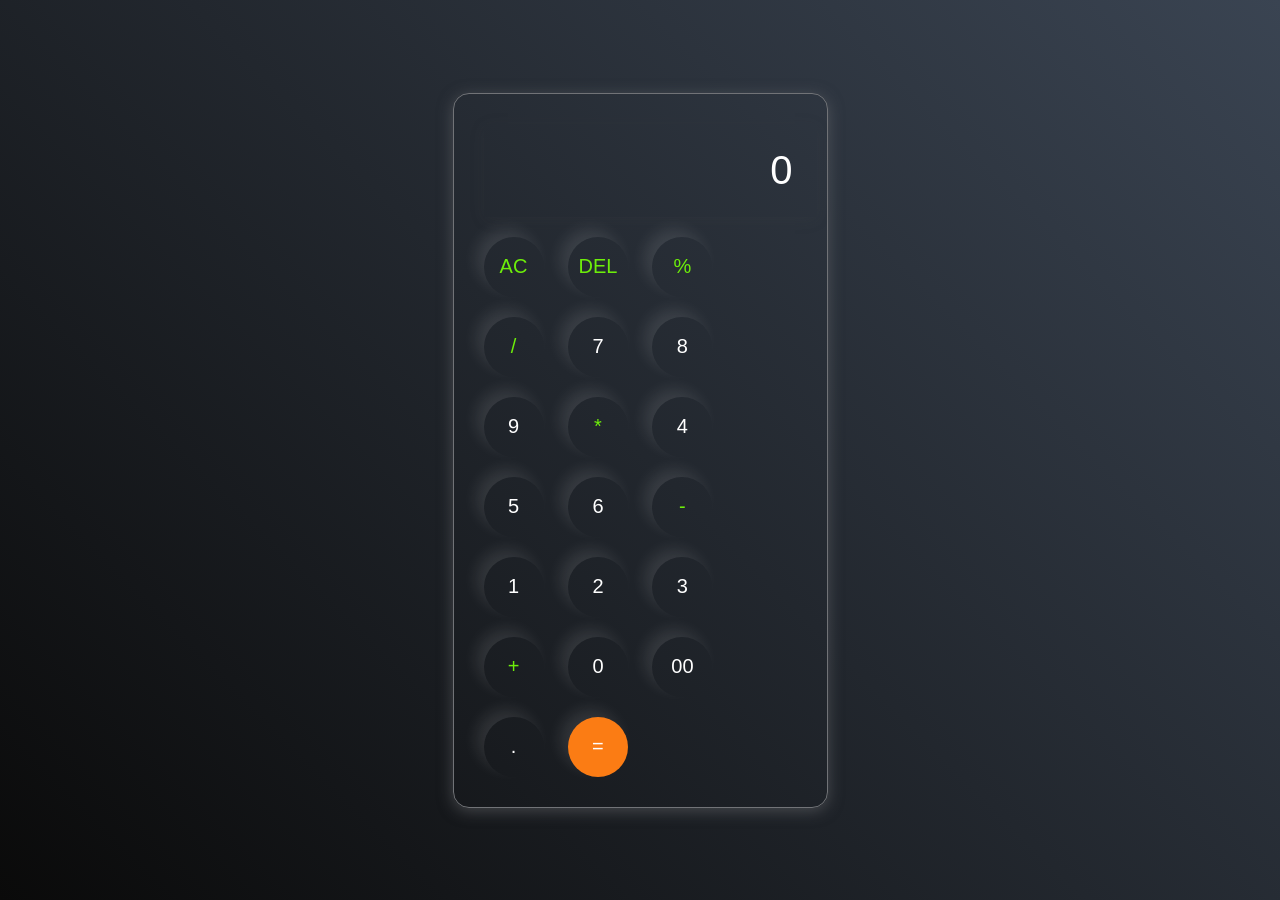
<file: calculator/index.html>
<!DOCTYPE html>
<html>
<head>
  <title>Calculator</title>
  <link rel="stylesheet" href="style.css">
</head>
<body>

<div class="calculator">
  <input type="text" id="display" placeholder="0">  
  <!-- disabled  -->

  <div class="buttons">
    <button class="operator" onclick="clearDisplay()">AC</button>
    <button class="operator" onclick="deleteLast()">DEL</button>
    <button class="operator" onclick="append('%')">%</button>
    <button class="operator" onclick="append('/')">/</button>
    

    <button onclick="append('7')">7</button>
    <button onclick="append('8')">8</button>
    <button onclick="append('9')">9</button>
    <button class="operator" onclick="append('*')">*</button>

    <button onclick="append('4')">4</button>
    <button onclick="append('5')">5</button>
    <button onclick="append('6')">6</button>
    <button class="operator" onclick="append('-')">-</button>

    <button onclick="append('1')">1</button>
    <button onclick="append('2')">2</button>
    <button onclick="append('3')">3</button>
    <button class="operator" onclick="append('+')">+</button>

    <button onclick="append('0')" class="zero">0</button>
    <button onclick="append('00')">00</button>
    <button onclick="append('.')">.</button>
    <button class="equal" onclick="calculate()">=</button>
    <!-- <button onclick="append('.')">.</button> -->
  </div>
</div>

<script src="script.js"></script>
</body>
</html>
</file>
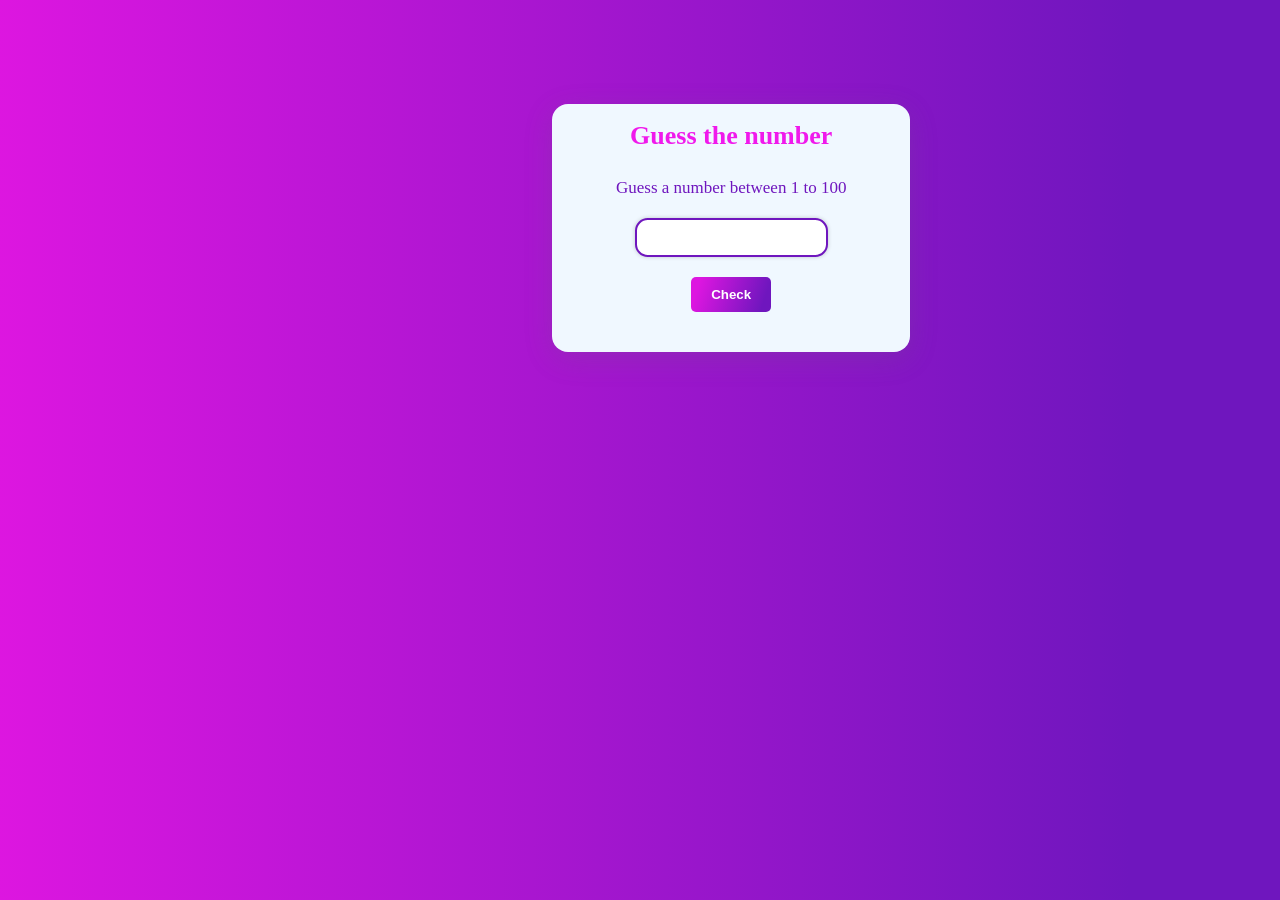
<file: guess_number/index.html>
<!DOCTYPE html>
<html lang="en">
<head>
    <meta charset="UTF-8">
    <meta name="viewport" content="width=device-width, initial-scale=1.0">
    <title>Number Guessing Game</title>
    <link rel="stylesheet" href="style.css">
</head>
<body>
    <div class="container">
      <h1>Guess the number</h1>
      <div class="game">
        <p>Guess a number between 1 to 100</p>
        <input type="number" id="guess-input">
        <button  id="guess-btn">Check</button>
        <p id="result"></p>
      </div>
    </div>

    <script src="script.js"></script>
</body>
</html
</file>
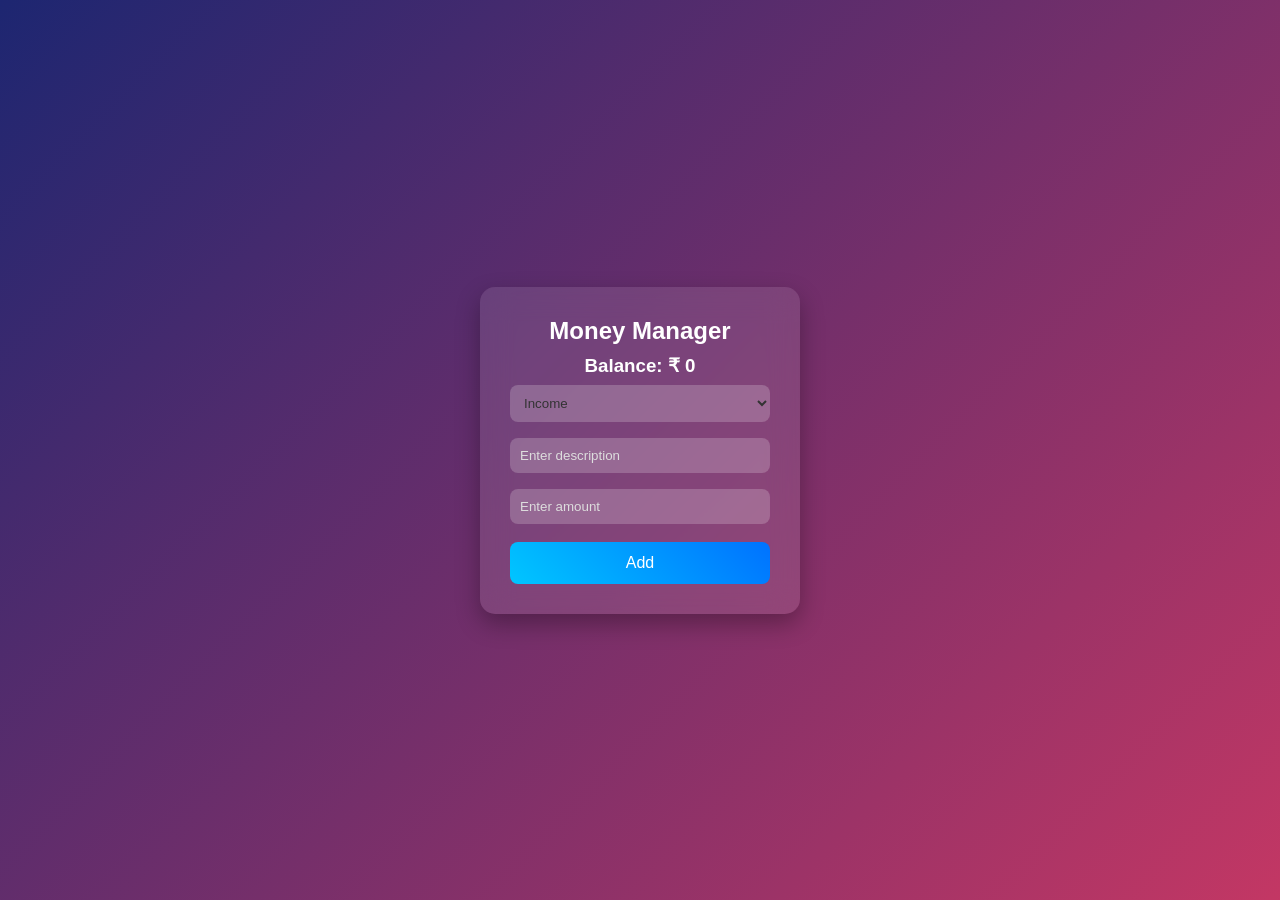
<file: money_manager/index.html>
<!DOCTYPE html>
<html>
<head>
  <title>Money Manager</title>
  <link rel="stylesheet" href="style.css">
</head>
<body>

<div class="container">
  <h2>Money Manager</h2>

  <h3>Balance: ₹ <span id="balance">0</span></h3>

  <select id="type">
      <option value="income">Income</option>
      <option value="expense">Expense</option>
  </select>

  <input type="text" id="text" placeholder="Enter description">
  <input type="number" id="amount" placeholder="Enter amount">



  <button onclick="addTransaction()">Add</button>

  <ul id="list"></ul>
</div>

<script src="script.js"></script>
</body>
</html>
</file>
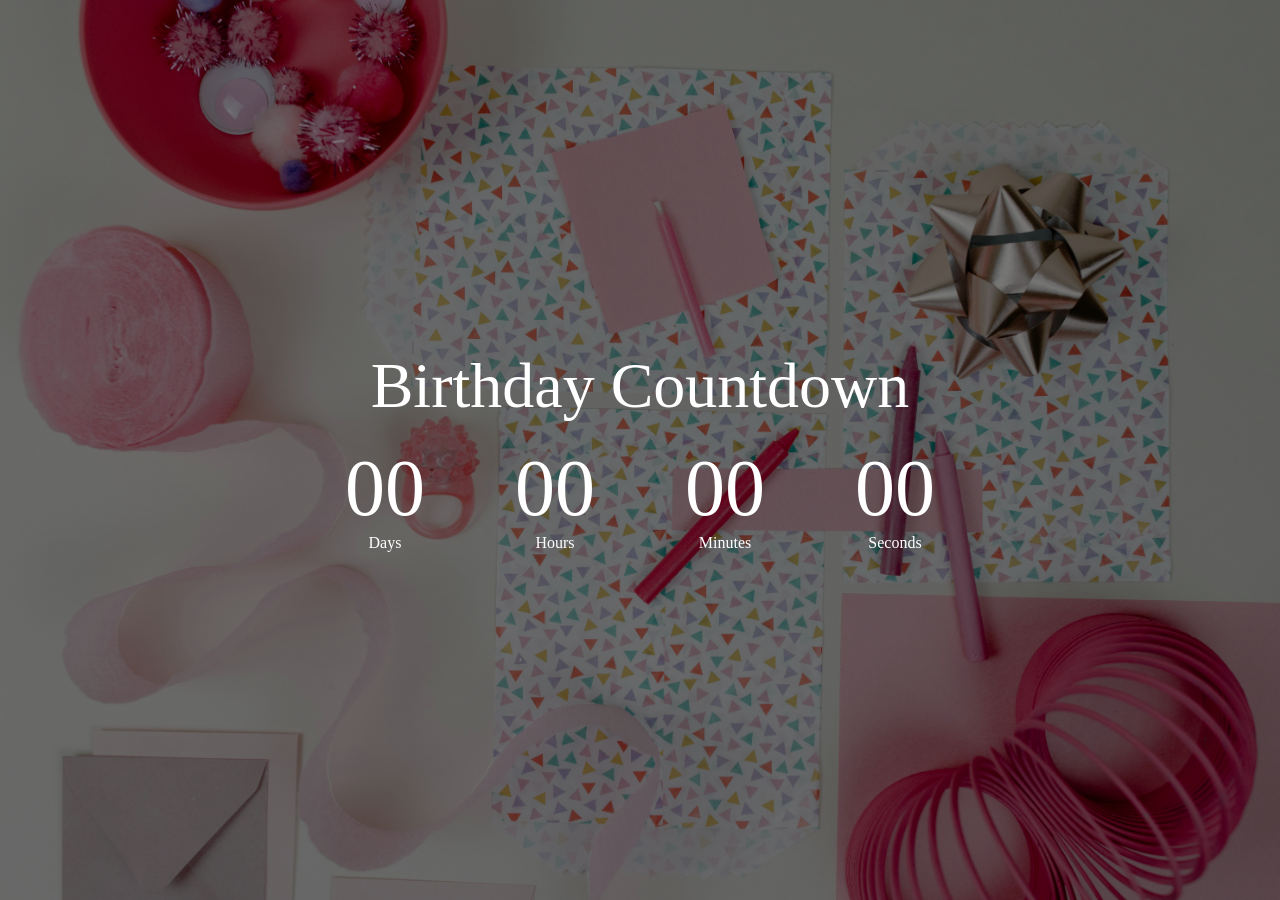
<file: next_birthday_counter/index.html>
<!DOCTYPE html>
<html lang="en">
<head>
    <meta charset="UTF-8">
    <meta name="viewport" content="width=device-width, initial-scale=1.0">
    <title>Birthday Counter</title>
    <link rel="stylesheet" href="style.css">
</head>
<body>
    <div class="hero">
        <h1>Birthday Countdown</h1>
        <div class="timebox">
            <div class="time">
                <h2 id="days">00</h2>
                <p>Days</p>
            </div>
            <div class="time">
                <h2 id="hours">00</h2>
                <p>Hours</p>
            </div>
            <div class="time">
                <h2 id="minutes">00</h2>
                <p>Minutes</p>
            </div>
            <div class="time">
                <h2 id="seconds">00</h2>
                <p>Seconds</p>
            </div>
        </div>
    </div>

    <script src="script.js"></script>
</body>
</html>
</file>
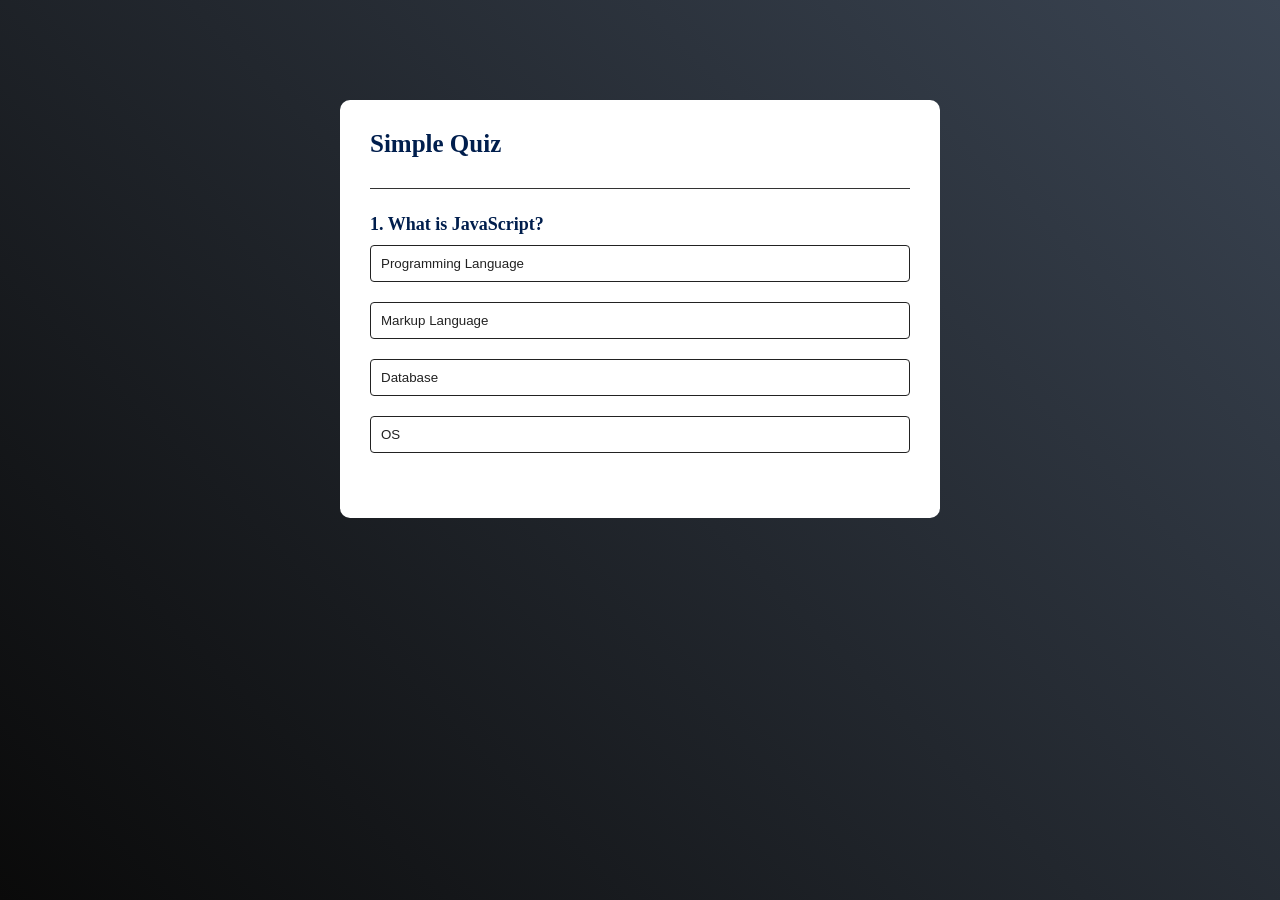
<file: quiz_app/index.html>
<!DOCTYPE html>
<html lang="en">
<head>
    <meta charset="UTF-8">
    <meta name="viewport" content="width=device-width, initial-scale=1.0">
    <title>Quiz App</title>
    <link rel="stylesheet" href="style.css">
</head>
<body>
    <div class="app">
        <h1>Simple Quiz</h1>
        <div class="quiz">
            <h2 id="question">Question here...</h2>
            <div id="answer-button">
                <button class="btn">Answer 1</button>
                <button class="btn">Answer 2</button>
                <button class="btn">Answer 3</button>
                <button class="btn">Answer 4</button>
            </div>
            <button id="next-btn">Next</button>
        </div>
    </div>

    <script src="script.js"></script>
</body>
</html>
</file>
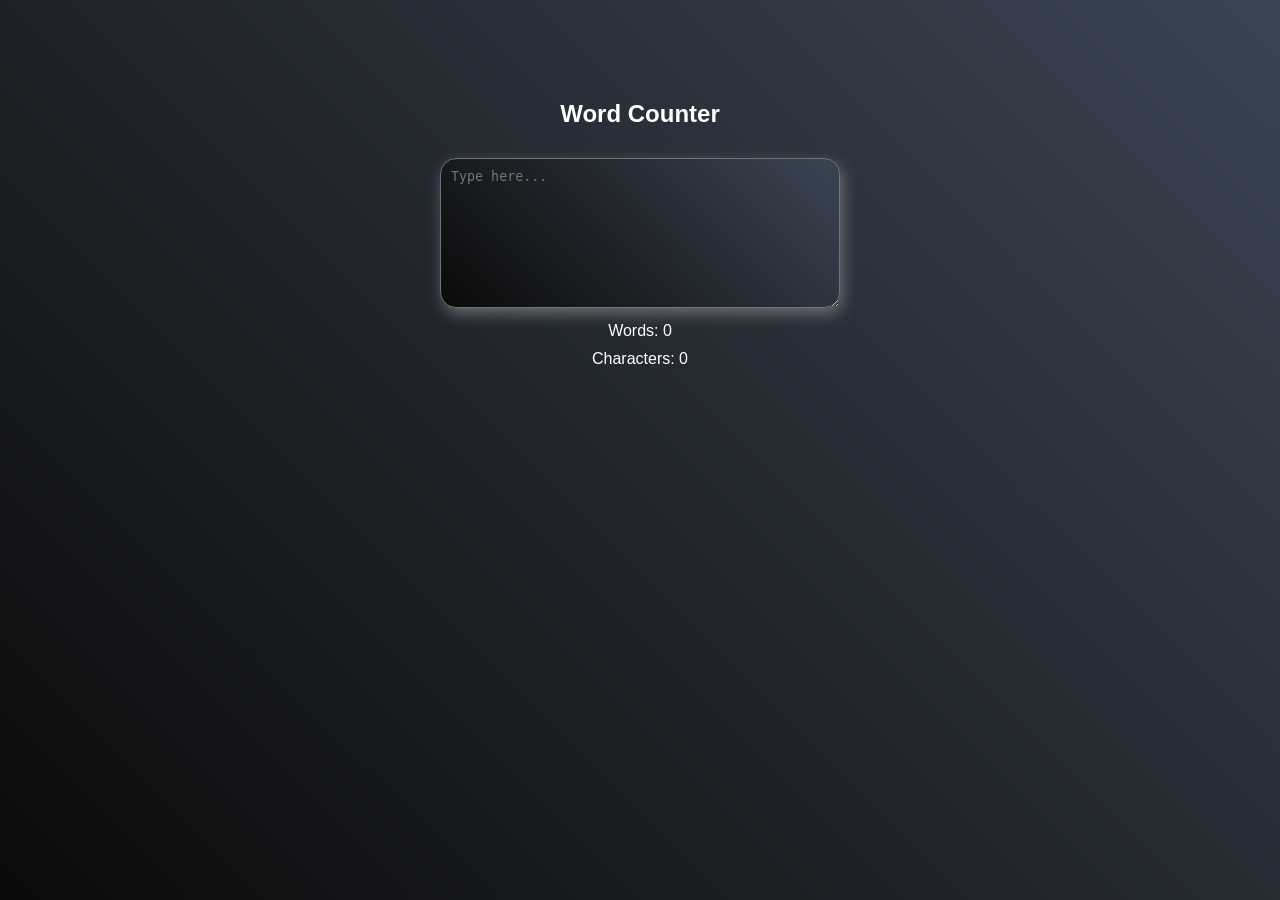
<file: word_counter/index.html>
<!DOCTYPE html>
<html>
<head>
  <title>Word Counter</title>
  <link rel="stylesheet" href="style.css">
</head>
<body>

<div class="container">
  <h2>Word Counter</h2>

  <textarea id="text" placeholder="Type here..."></textarea>

  <p>Words: <span id="wordCount">0</span></p>
  <p>Characters: <span id="charCount">0</span></p>
</div>

<script src="script.js"></script>
</body>
</html>
</file>
<file: calculator/style.css>
*{
  margin: 0;
  padding: 0;
  box-sizing: border-box;
}

body {
  width: 100%;
  height: 100vh;
  display: flex;
  justify-content: center;
  align-items: center;
  font-family: Arial;
  background: linear-gradient(45deg,#0a0a0a,#3a4452);
}

.calculator {
  border: 1px solid #717377;
  width: 375px;
  background: transparent;
  padding: 20px;
  border-radius: 16px;
  box-shadow: 0px 3px 15px rgba(113,115,119,0.5);


}

#display {
   width: 100%;
  border: none;
  padding: 24px;
  margin: 10px;
  background: transparent;
  box-shadow: 0px 3px 15px rgba(84,84,84,0.1);
  font-size: 40px;
  text-align: right;
  cursor: pointer;
  color: #fff;
  
}

#display::placeholder{
  color: #fff;
}

.buttons button {
  border: none;
  width: 60px;
  height: 60px;
  margin: 10px;
  border-radius: 50%;
  background: transparent;
  color: #fff;
  font-size: 20px;
  box-shadow: -8px -8px 15px rgba(255,255,255,0.1);
  cursor: pointer;
}

button.equal{
  background-color: #fb7c14;
}

button.operator{
  color: #6dee0a;
}
</file>
<file: guess_number/style.css>
body{
    background: linear-gradient(108.7deg,rgba(221,22,224,1),rgba(111,22,190,1)88.2%);

}

.container{
    max-width: 600px;
    margin: 0 auto;
    padding: 20px;
    background-color: aliceblue;
    box-shadow: 0 0 10px rba(0,0,0,0.2);
    position: fixed;
    box-shadow: rgba(100,100,111,0.2) 0px 7px 29px 0px;
    border-radius: 1rem;
    padding: 0 4rem 0 4rem;
    margin: 6rem 0 0 34rem;
}

h1{
    text-align: center;
    font-size: 26px;
    margin-bottom: 10px;
    color: #f019ec;
}
.game{
  display: flex;
  flex-direction: column;
  align-items: center;
}
p{
  font-size: 17px;
  margin-bottom: 20px;
  color: #6f16be;
}
input{
  padding: 10px;
  border-radius: .8rem;
  border: 2px solid #6f16be;
  margin-bottom: 20px;
  box-shadow: 0 0 4px rgba(0,0,0,0.2);
  color: #6f16be;
  outline: none;
}
button{
  color: #fff;
  border: none;
  padding: 10px 20px;
  border-radius: 5px;
  cursor: pointer;
  transition: all 0.3s ease;
  background: linear-gradient(108.7deg, rgba(221,22,224,1) 11%, rgba(111,22,190,1)88.2%);
  font-weight: bold;
}
button:hover{
  transform: scale(1.1);
}
#result{
  font-size: 24px;
  margin-top: 20px;
}
</file>
<file: money_manager/style.css>
*{
    margin: 0;
    padding: 0;
    box-sizing: border-box;
    font-family: 'Poppins', sans-serif;
}

body{
    height: 100vh;
    display: flex;
    justify-content: center;
    align-items: center;
    background: linear-gradient(135deg, #1d2671, #c33764);
}

.container{
    background: rgba(255, 255, 255, 0.1);
    backdrop-filter: blur(15px);
    padding: 30px;
    border-radius: 15px;
    width: 320px;
    text-align: center;
    color: #fff;
    box-shadow: 0 10px 25px rgba(0,0,0,0.3);
}

.container h2{
    margin-bottom: 10px;
    font-weight: 600;
}

.balance{
    font-size: 22px;
    margin-bottom: 20px;
    font-weight: bold;
}

input, select{
    width: 100%;
    padding: 10px;
    margin: 8px 0;
    border: none;
    outline: none;
    border-radius: 8px;
    background: rgba(255,255,255,0.2);
    color: #333;
}

input::placeholder{
    color: #ddd;
}

button{
    width: 100%;
    padding: 12px;
    margin-top: 10px;
    border: none;
    border-radius: 8px;
    background: linear-gradient(45deg, #00c6ff, #0072ff);
    color: #fff;
    font-size: 16px;
    cursor: pointer;
    transition: 0.3s;
}

button:hover{
    transform: scale(1.05);
    background: linear-gradient(45deg, #ff512f, #dd2476);
}

select{
    cursor: pointer;
}
</file>
<file: next_birthday_counter/style.css>
*{
    padding: 0;
    margin: 0;
    box-sizing: border-box;
}
body::before {
    content: "";
    position: fixed;
    top: 0;
    left: 0;
    width: 100%;
    height: 100%;
    background: rgba(0, 0, 0, 0.5);
    z-index: -1;
}
body {
    position: relative;
    background: url("./img/background.jpg") no-repeat center/cover;
}
.container {
    position: relative;
    z-index: 1;
}
h1, p, span {
    color: #ffffff;
}


.hero{
    height: 100vh;
    display: flex;
    flex-direction: column;
    align-items: center;
    justify-content: center;
    color: #fff;
}
h1{
    font-size: 4rem;
    font-weight: 500;
    margin-bottom: 20px;
}
.timebox{
    display: flex;
    gap: 90px;
}
.time{
    text-align: center;
}
.time h2{
    font-size: 5rem;
    font-weight: 100;
}
</file>
<file: quiz_app/style.css>
*{
    padding: 0;
    margin: 0;
    box-sizing: border-box;
}
body{
    background: linear-gradient(45deg,#0a0a0a,#3a4452);
    background-repeat: no-repeat;
    height: 100vh;
    padding-top: 100px;
}
.app{
    background: #fff;
    width: 90%;
    max-width: 600px;
    margin: 0 auto;
    border-radius: 10px;
    padding: 30px;

}
.app h1{
    font-size: 25px;
    color: #001e4d;
    font-weight: 600;
    border-bottom: 1px solid #333;
    padding-bottom: 30px;
}
.quiz{
    padding: 25px 0;
}

.quiz h2{
    font-size: 18px;
    color: #001e4d;
    font-weight: 600;
}

.btn{
    background: #fff;
    color: #222;
    font-weight: 500;
    width: 100%;
    border: 1px solid #222;
    padding: 10px;
    margin: 10px 0;
    text-align: left;
    border-radius: 4px;
    cursor: pointer;
    transition: all 0.3s;
}

.btn:hover:not([disabled]){
    background: #222;
    color: #fff;
}
.btn:disabled{
    cursor: no-drop;
}

#next-btn{
    background: #001e4d;
    color: #fff;
    font-weight: 500;
    width: 150px;
    border: 0;
    padding: 10px;
    margin: 20px auto 0;
    border-radius: 4px;
    cursor: pointer;
    display: none;
}

.correct{
    background: #9aeabc;
}
.incorrect{
    background: #ff9393;
}
</file>
<file: word_counter/style.css>
*{
  padding: 0;
  margin: 0;
  box-sizing: border-box;
}

body {
  font-family: Arial;
  display: flex;
  justify-content: center;
  background: linear-gradient(45deg,#0a0a0a,#3a4452);
  color: #fff;
  background-repeat: no-repeat;
  height: 100vh;
  width: 100%;
}

h2{
  padding-top: 100px;
}

.container {
  width: 400px;
  text-align: center;
}

textarea {
  margin-top: 30px;
  width: 100%;
  height: 150px;
  padding: 10px;
  background: linear-gradient(45deg,#0a0a0a,#3a4452);
  box-shadow: 3px 6px 15px rgba(113,115,119,0.9);
  border: 1px solid #717377;
  border-radius: 16px;
  color: #fff;
}

p{
  padding-top: 10px;
}
</file>
